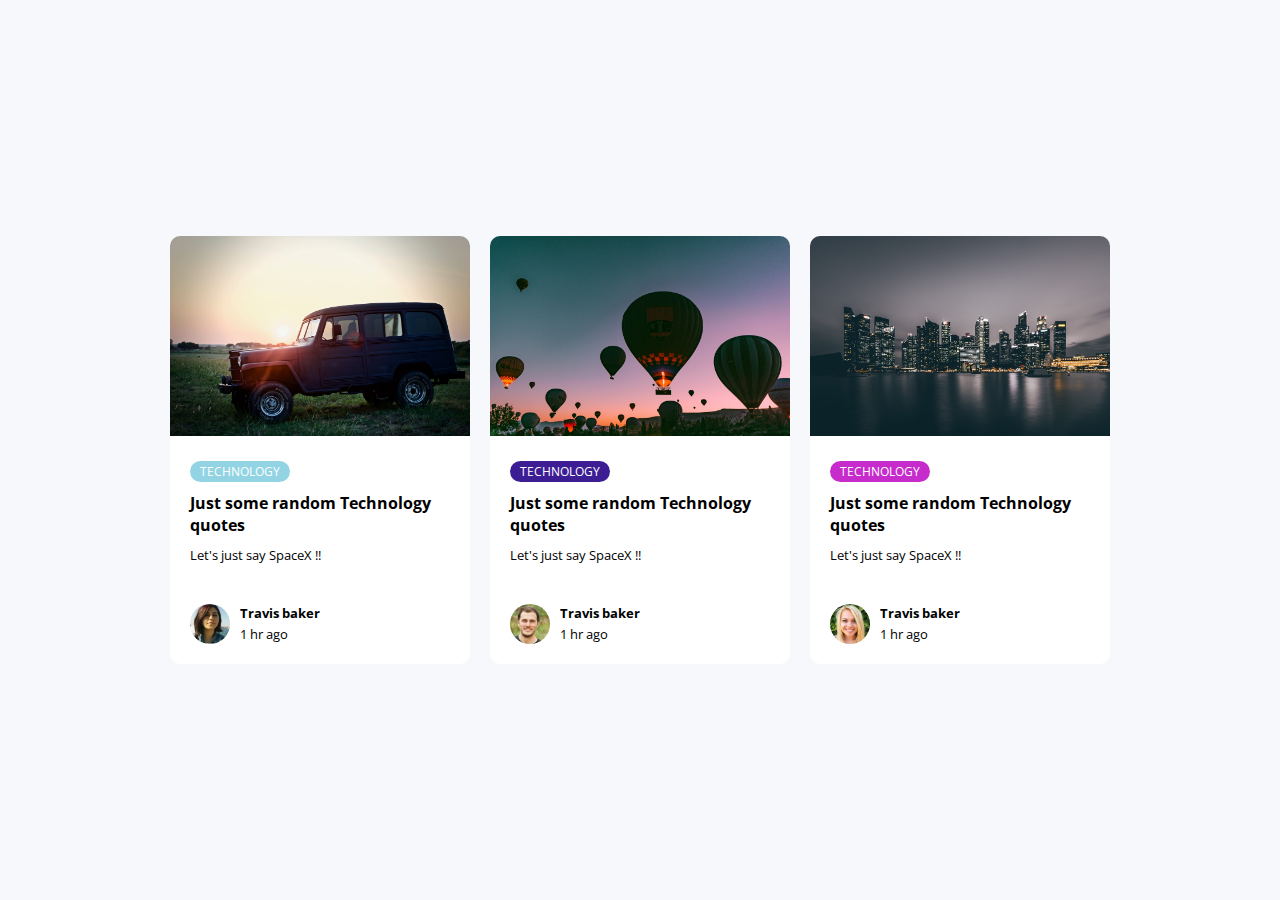
<file: index.html>
<!DOCTYPE html>
<html lang="en">
<head>
    <meta charset="UTF-8">
    <meta name="viewport" content="width=device-width, initial-scale=1.0">
    <link rel="stylesheet" href="style.css">
    <title>Blog cards</title>
</head>
<body>
    <div class="container">
        <div class="card">
            <div class="card-header">
                <img src="./img/rover.jpeg" alt="">  
            </div>
            <div class="card-body">
                <span class="tag tag-teal">Technology</span>
                <h4>Just some random Technology quotes</h4>
                    <p>Let's just say SpaceX !!</p>

                    <div class="user">
                        <img src="./img/user-1.jpg" alt="">
                        <div class="user-info">
                            <h5>Travis baker</h5>
                            <small>1 hr ago</small>
                        </div>
                    </div>
            </div>
        </div>
        <div class="card">
            <div class="card-header">
                <img src="./img/ballons.jpeg" alt="">  
            </div>
            <div class="card-body">
                <span class="tag tag-purple">Technology</span>
                <h4>Just some random Technology quotes</h4>
                    <p>Let's just say SpaceX !!</p>

                    <div class="user">
                        <img src="./img/user-2.jpg" alt="">
                        <div class="user-info">
                            <h5>Travis baker</h5>
                            <small>1 hr ago</small>
                        </div>
                    </div>
            </div>
        </div>
        <div class="card">
            <div class="card-header">
                <img src="./img/city.jpeg" alt="user2">  
            </div>
            <div class="card-body">
                <span class="tag tag-pink">Technology</span>
                <h4>Just some random Technology quotes</h4>
                    <p>Let's just say SpaceX !!</p>

                    <div class="user">
                        <img src="./img/user-3.jpg" alt="user3">
                        <div class="user-info">
                            <h5>Travis baker</h5>
                            <small>1 hr ago</small>
                        </div>
                    </div>
            </div>
        </div>
    </div>
    
</body>
</html>
</file>
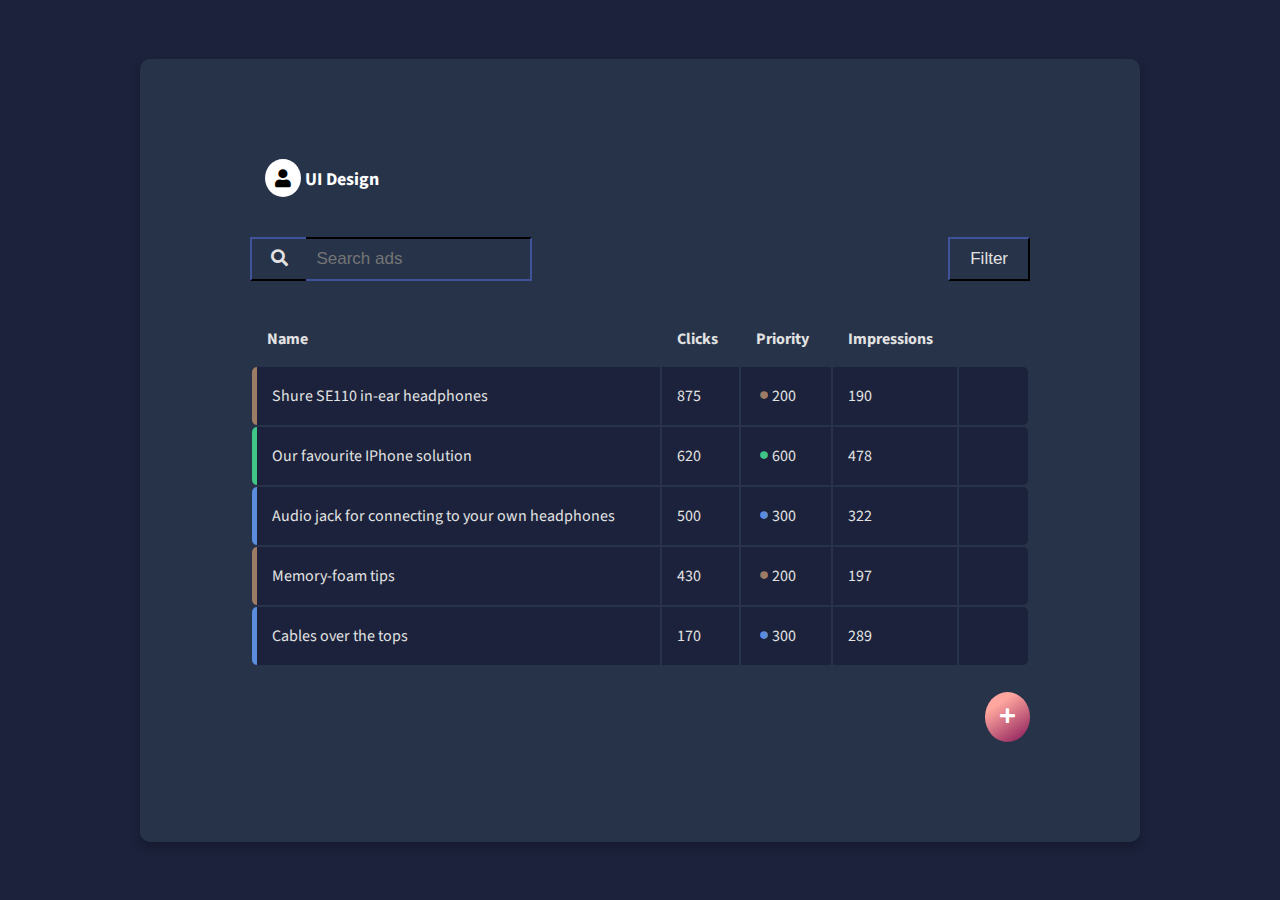
<file: List/index.html>
<!DOCTYPE html>
<html lang="en">
  <head>
    <meta charset="UTF-8" />
    <meta name="viewport" content="width=device-width, initial-scale=1.0" />
    <link rel="stylesheet" href="style.css" />
    <link
      rel="stylesheet"
      href="https://cdnjs.cloudflare.com/ajax/libs/font-awesome/5.13.1/css/all.min.css"
    />
    <title>Ads Manager</title>
  </head>
  <body>
    <div class="container">
      <div class="user">
        <i class="fas fa-user"></i>
        UI Design
      </div>

      <div class="search-area">
        <div class="search">
          <form>
            <input type="text" placeholder="Search ads" name="search" />
            <button type="submit"><i class="fa fa-search"></i></button>
          </form>
        </div>
        <div class="filter">
          <button type="submit">Filter</button>
        </div>
      </div>

      <table>
        <thead>
          <tr>
            <th>Name</th>
            <th>Clicks</th>
            <th>Priority</th>
            <th>Impressions</th>
            <th></th>
          </tr>
        </thead>
        <tbody>
          <tr class="priority-200">
            <td>Shure SE110 in-ear headphones</td>
            <td>875</td>
            <td><i class="fas fa-circle"></i>200</td>
            <td>190</td>
            <td>
              <button class="delete"><i class="fas fa-trash"></i></button>
            </td>
          </tr>
          <tr class="priority-600">
            <td>Our favourite IPhone solution</td>
            <td>620</td>
            <td><i class="fas fa-circle"></i>600</td>
            <td>478</td>
            <td>
              <button class="delete"><i class="fas fa-trash"></i></button>
            </td>
          </tr>
          <tr class="priority-300">
            <td>Audio jack for connecting to your own headphones</td>
            <td>500</td>
            <td><i class="fas fa-circle"></i>300</td>
            <td>322</td>
            <td>
              <button class="delete"><i class="fas fa-trash"></i></button>
            </td>
          </tr>
          <tr class="priority-200">
            <td>Memory-foam tips</td>
            <td>430</td>
            <td><i class="fas fa-circle"></i>200</td>
            <td>197</td>
            <td>
              <button class="delete"><i class="fas fa-trash"></i></button>
            </td>
          </tr>
          <tr class="priority-300">
            <td>Cables over the tops</td>
            <td>170</td>
            <td><i class="fas fa-circle"></i>300</td>
            <td>289</td>
            <td>
              <button class="delete"><i class="fas fa-trash"></i></button>
            </td>
          </tr>
        </tbody>
      </table>
      <button type="submit" class="add-btn">
        <i class="fas fa-plus"></i>
      </button>
    </div>
  </body>
</html>
</file>
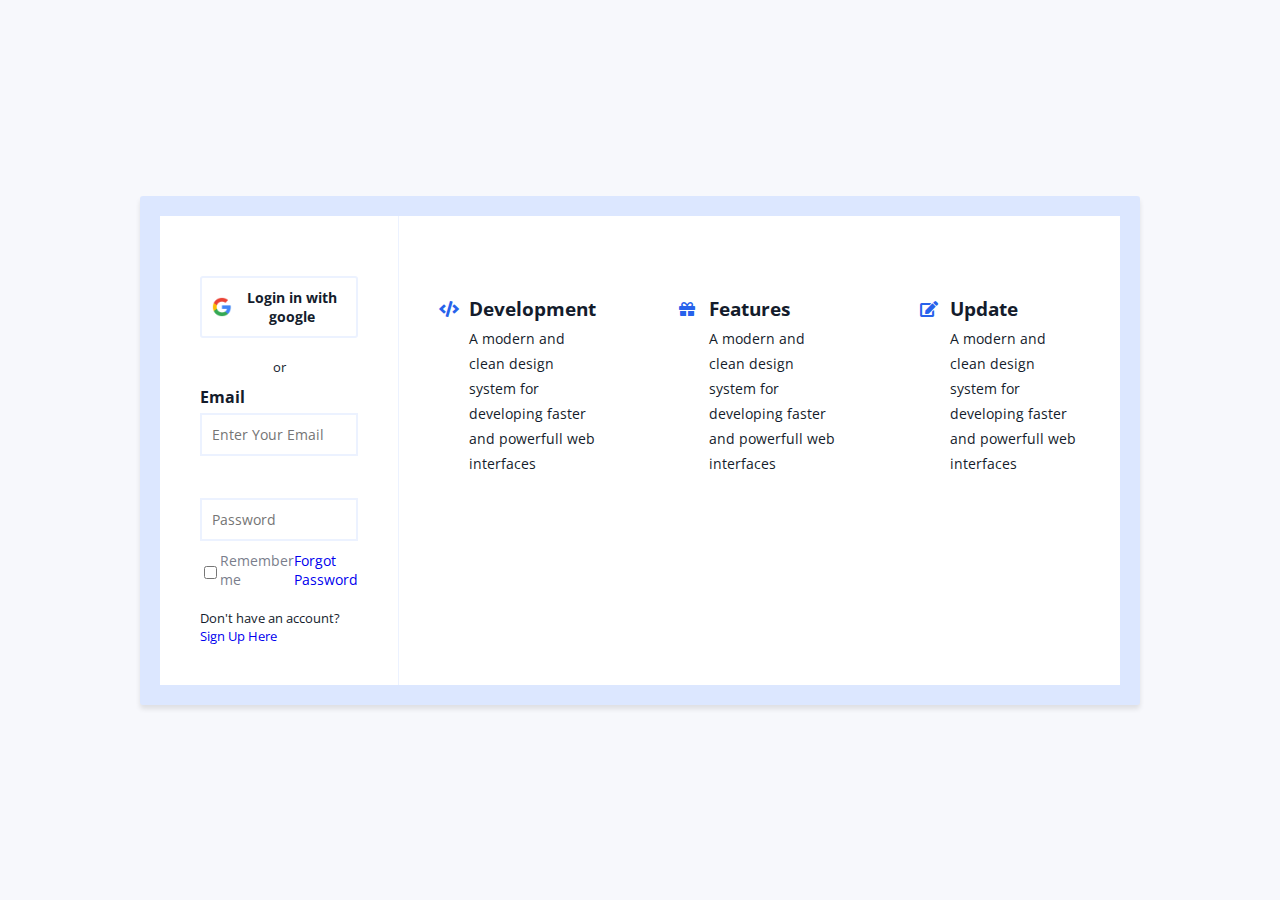
<file: Login/index.html>
<!DOCTYPE html>
<html lang="en">
<head>
    <meta charset="UTF-8">
    <meta name="viewport" content="width=device-width, initial-scale=1.0">
    <link rel="stylesheet" href="https://cdnjs.cloudflare.com/ajax/libs/font-awesome/5.13.1/css/all.min.css"> 
    <link rel="stylesheet" href="style.css">
    <title>Login</title>

</head>
<body>
       <div class="container">
           <form>
                <button class="btn btn-ghost">
                    <img src="./google.png" >
                    Login in with google
                </button>

                <small>or</small>

                <div class="form-control">
                    <label for="email"> Email</label>
                    <input type="email" id="email" placeholder="Enter Your Email">
                </div>
                <div class="form-control">
                    <label for="password"> </label>
                    <input type="password" id="password" placeholder="Password">
                </div>
                <div class="checkbox-container">
                    <input type="checkbox" id="remember">
                    <label for="remember">Remember me</label>

                    <a href="#"> Forgot Password</a>
                </div>
                <small>Don't have an account? <a href="#">Sign Up Here</a></small>
           </form>
           <div class="features">
               <div class="feature">
                   <i class="fas fa-code"></i>
                   <h3>Development</h3>
                   <p>A modern and clean design system for developing faster and powerfull web interfaces</p>
               </div>
           </div>
           <div class="features">
            <div class="feature">
                <i class="fas fa-gift"></i>
                <h3>Features</h3>
                <p>A modern and clean design system for developing faster and powerfull web interfaces</p>
            </div>
        </div>
        <div class="features">
            <div class="feature">
                <i class="fas fa-edit"></i>
                <h3>Update</h3>
                <p>A modern and clean design system for developing faster and powerfull web interfaces</p>
            </div>
        </div>
       </div>
    
</body>
</html>
</file>
<file: style.css>
@import url('https://fonts.googleapis.com/css2?family=Open+Sans&display=swap');

* {
    box-sizing: : border-box;
}

body  {
    background-color: #f7f8fc;
    font-family: 'Open Sans', sans-serif;
    display: flex;
    justify-content: center;
    height: 100vh;
    margin: 0;
}

.container {
    display: grid;
    grid-template-columns: repeat(3, 1fr);
    grid-area: 20px;
    gap: 20px;
    width: 940px;
    margin: auto;

}

.card {
    background-color: #fff;
    border-radius: 10px;
    box-shadow: 0 2px 20px rbga(0,0,0,0.1);
    overflow: hidden;
    widows: 300px;
}

.card-header img{
    width: 100%;
    height: 200px;
    object-fit: cover;
}

.card-body{
    display: flex;
    flex-direction: column ;
    align-items: start;
    padding:20px;
    min-width: 250px;
}

.tag{
    background: #777777;
    border-radius: 50px;
    font-size: 12px;
    margin:0;
    color: #fff;
    padding: 2px 10px;
    text-transform: uppercase;

}

.tag-teal {
    background-color:#92d4e4;
}
.tag-purple{
    background-color: #3d1d94;
}
.tag-pink{
    background-color: #c62bcb;
}

.card-body h4{
    margin:10px 0;
}

.card-body p{
    font-size: 13px;
    margin: 0 0 40px;
}

.user{
    display: flex;
    margin-top:auto;

}

.user img{
    width: 40px;
    height: 40px;
    border-radius: 50%;
    margin-right: 10px;
}

.user-info h5{
    margin:0;
}

.user-info small{
    color: #88875;
}

@media (max-width: 940px){
    .container{
        grid-template-columns:1fr;
        justify-items: center;
    }
}
</file>
<file: List/style.css>
@import url('https://fonts.googleapis.com/css2?family=Source+Sans+Pro:wght@200;600&display=swap');

* {
  box-sizing: border-box;
}

body {
  background-color: #1c223b;
  color: #fff;
  font-family: 'Source Sans Pro', sans-serif;
  display: flex;
  align-items: center;
  justify-content: center;
  height: 100vh;
  margin: 0;
}

.container {
  background-color: #273349;
  border-radius: 10px;
  box-shadow: 0 5px 10px rgba(12, 16, 31, 0.4);
  padding: 100px;
  margin: auto;
  width: 1000px;
}

.user {
  margin-left: 25px;
  margin-bottom: 20px;
  font-weight: bold;
  font-size: 18px;
}

.user i {
  background-color: #fff;
  color: #000;
  font-size: inherit;
  padding: 10px;
  border-radius: 50%;
}

.search-area {
  padding: 20px 10px;
  display: flex;
  justify-content: space-between;
}

.search-area .search form input {
  background-color: transparent;
  border-left: none;
  border-color: #1d2545;
  padding: 10px;
  font-size: 17px;
  color: #e2e2e2;
  float: right;
  width: 80%;
}

.search-area .search form button {
  background-color: transparent;
  border-right: none;
  border-color: #1d2545;
  float: right;
  width: 20%;
  padding: 10px;
  color: #e2e2e2;
  font-size: 17px;
  cursor: pointer;
}

.search-area .filter button {
  background-color: transparent;
  color: #e2e2e2;
  padding: 10px 20px;
  border-color: #1d2545;
  font-size: 17px;
  cursor: pointer;
}

table {
  color: #e2e2e2;
  padding: 10px;
  width: 100%;
}

table th,
table td {
  padding: 15px;
  text-align: left;
}

table tbody tr {
  background-color: #1c223b;
}

table tbody tr:hover {
  background-color: #151b31;
  box-shadow: 0 3px 5px rgba(0, 0, 0, 0.2);
}

table tbody tr td:first-of-type {
  border-top-left-radius: 5px;
  border-bottom-left-radius: 5px;
}

table tbody tr td:last-of-type {
  border-top-right-radius: 5px;
  border-bottom-right-radius: 5px;
  text-align: center;
}

table tbody tr.priority-200 td:first-of-type {
  border-left: 5px solid #9c7c64;
}

table tbody tr.priority-300 td:first-of-type {
  border-left: 5px solid #5c8cdc;
}

table tbody tr.priority-600 td:first-of-type {
  border-left: 5px solid #40c587;
}

table tbody tr td .fa-circle {
  transform: scale(0.5);
}

table tbody tr.priority-200 td .fa-circle {
  color: #9c7c64;
}

table tbody tr.priority-300 td .fa-circle {
  color: #5c8cdc;
}

table tbody tr.priority-600 td .fa-circle {
  color: #40c587;
}

.delete {
  cursor: pointer;
  background-color: #242c4c;
  border: 0;
  border-radius: 2px;
  color: #909090;
  font-size: 16px;
  padding: 5px 10px;
  opacity: 0;
}

table tbody tr:hover .delete {
  opacity: 1;
}

.add-btn {
  cursor: pointer;
  float: right;
  padding: 15px;
  font-size: 17px;
  margin-top: 15px;
  margin-right: 10px;
  background-color: #861657;
  background-image: linear-gradient(326deg, #861657 0%, #ffa69e 74%);
  color: #fff;
  border: none;
  border-radius: 50%;
}

@media (max-width: 768px) {
  .container {
    padding: 20px;
  }

  table tbody tr .delete {
    opacity: 1;
  }

  table th:nth-of-type(3),
  table td:nth-of-type(3) {
    display: none;
  }
}
</file>
<file: Login/style.css>
@import url('https://fonts.googleapis.com/css2?family=Open+Sans&display=swap');

* {
    box-sizing: border-box;
}

body  {
    background-color: #f7f8fc;
    color: #141c2c;
    font-family: 'Open Sans', sans-serif;
    display: flex;
    align-items: center;
    justify-content: center;
    height: 100vh;
    margin: 0;
}

a {
    columns: #2762eb;
    text-decoration: none;
}

.container {
    background-color: #fff;
    border-radius: 3px;
    border: 20px solid #dce7ff;
    width: 1000px;
    max-width: 100%;
    display: flex;
    box-shadow: 0 4px 5px rgba(0,0,0,0.1);
}

form{
    border-right:1px solid #ecf2ff;
    display:flex;
    flex-direction: column;
    align-items: center;
    justify-content: center;
    padding: 40px;
    flex: 1.5px;
}
.form-control  {
    margin:  10px 0;
    width : 100%;    
}

label {
    display:inline-block;
    font-weight:  bold;
    margin-bottom: 5px;
}
input:not([type='checkbox']){
    background-color:transparent;
    border: 2px solid #ecf2ff;
    border-radius:3 px;
    font-family:inherit;
    font-size: 14px;
    padding: 10px;
    width: 100%;
}
.checkbox-container{
    display: flex;
    justify-content: space-between;
    font-size: 14px;
    margin-bottom: 15px;
    widows: 100%;
}
.checkbox-container label {
    color:#7a7e8c;
    font-weight: normal;
}
.checkbox-container a{
    margin-left: auto;

}
.btn {
    background-color:#141c2c;
    border: 2px solid #141c2c;
    border-radius:3px;
    color: #fff;
    display:flex;
    align-items: center;
    justify-content: center;
    font-family:inherit;
    font-weight:bold;
    font-size:14px;
    padding: 10px;
    margin: 20px 0;
    width: 100%;
}

.btn-ghost {
    background-color:transparent;
    border-color: #ecf2ff;
    color:#141c2c;
}
.btn img{
    margin-right: 5px;
    width: 20px;
}

.features {
    flex: 1.5;
    padding: 40px;
}

.feature{
    padding-left: 30px;
    position: relative;
    margin:  40px 0;
}

.feature i {
    color: #2762eb;
    position: absolute;
    top:5px;
    left: 0;
}

.feature h3 {
    margin: 0;
}

.feature p{
    font-size: 14px;
    line-height: 1.8;
    margin : 5px 0;
}
@media(max-width: 768px){
    .container {
        flex-direction:column;
    }
    form{
        border-right: 0;
    }
}
</file>
